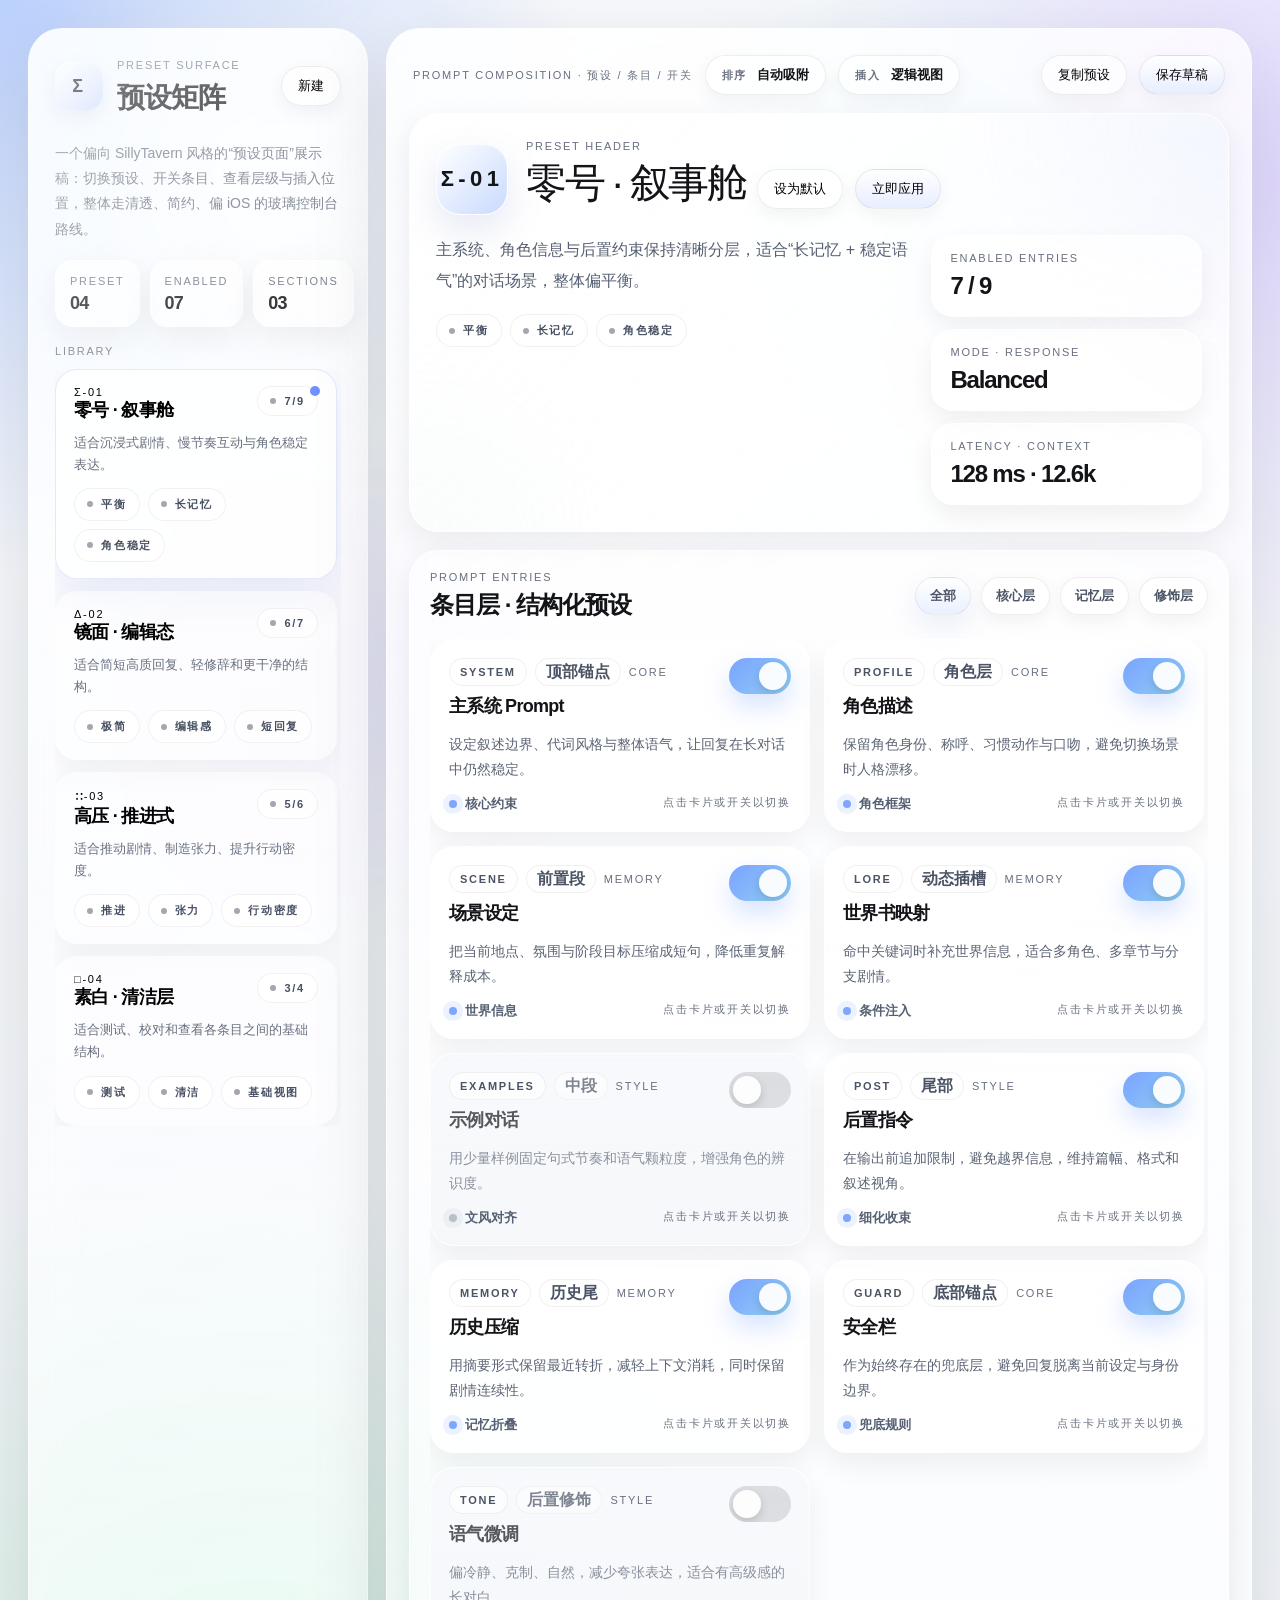
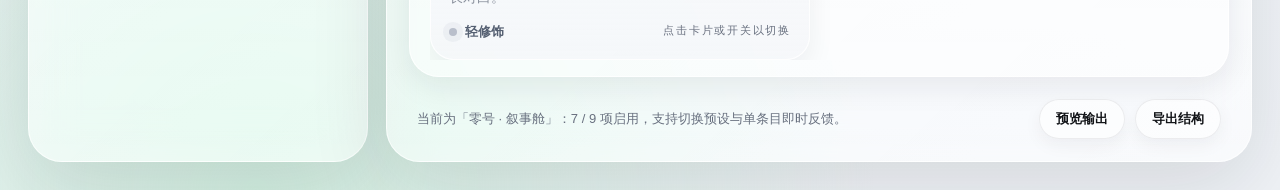
<file: js/chat/Untitled-1.html>
<!DOCTYPE html>
<html lang="zh-CN">
<head>
  <meta charset="UTF-8" />
  <meta name="viewport" content="width=device-width, initial-scale=1.0" />
  <title>预设页面 · 版本 A</title>
  <style>
    :root {
      color-scheme: light;
      --bg: #f4f5f7;
      --bg-soft: #eef1f5;
      --panel: rgba(255, 255, 255, 0.7);
      --panel-strong: rgba(255, 255, 255, 0.86);
      --text: #121418;
      --muted: #68707f;
      --line: rgba(17, 24, 39, 0.08);
      --shadow: 0 24px 80px rgba(20, 24, 34, 0.12);
      --shadow-soft: 0 10px 30px rgba(20, 24, 34, 0.08);
      --blue: #b8cffd;
      --cyan: #c4eef5;
      --violet: #ddd4ff;
      --mint: #cfeede;
      --glass: saturate(180%) blur(22px);
      --radius-xl: 34px;
      --radius-lg: 24px;
      --radius-md: 18px;
      --radius-sm: 14px;
    }

    * {
      box-sizing: border-box;
    }

    html,
    body {
      margin: 0;
      min-height: 100%;
      background:
        radial-gradient(circle at 0% 0%, rgba(184, 207, 253, 0.95), transparent 26%),
        radial-gradient(circle at 100% 10%, rgba(221, 212, 255, 0.85), transparent 24%),
        radial-gradient(circle at 20% 100%, rgba(207, 238, 222, 0.9), transparent 30%),
        linear-gradient(180deg, #f8f9fc 0%, #eff2f6 100%);
      color: var(--text);
      font-family: "SF Pro Display", "PingFang SC", "Helvetica Neue", Arial, sans-serif;
      overflow: hidden;
    }

    body::before,
    body::after {
      content: "";
      position: fixed;
      inset: 0;
      pointer-events: none;
      z-index: 0;
    }

    body::before {
      background-image:
        linear-gradient(rgba(255, 255, 255, 0.18) 1px, transparent 1px),
        linear-gradient(90deg, rgba(255, 255, 255, 0.18) 1px, transparent 1px);
      background-size: 36px 36px;
      mask-image: radial-gradient(circle at center, rgba(0, 0, 0, 0.8), transparent 88%);
      opacity: 0.65;
    }

    body::after {
      background:
        radial-gradient(circle at var(--mx, 20%) var(--my, 20%), rgba(255, 255, 255, 0.9), transparent 20%),
        radial-gradient(circle at 72% 20%, rgba(196, 238, 245, 0.4), transparent 22%),
        radial-gradient(circle at 28% 76%, rgba(221, 212, 255, 0.45), transparent 24%);
      filter: blur(28px);
      opacity: 0.9;
      transition: background 260ms ease;
    }

    @keyframes floatBlob {
      0%, 100% { transform: translate3d(0, 0, 0) scale(1); }
      50% { transform: translate3d(0, -12px, 0) scale(1.03); }
    }

    @keyframes reveal {
      from { opacity: 0; transform: translateY(18px) scale(0.98); }
      to { opacity: 1; transform: translateY(0) scale(1); }
    }

    @keyframes driftIn {
      from { opacity: 0; transform: translateY(12px); }
      to { opacity: 1; transform: translateY(0); }
    }

    @keyframes pulseRing {
      0% { box-shadow: 0 0 0 0 rgba(91, 118, 255, 0.18); }
      100% { box-shadow: 0 0 0 12px rgba(91, 118, 255, 0); }
    }

    .page {
      position: relative;
      z-index: 1;
      min-height: 100vh;
      padding: 28px;
      display: flex;
      align-items: stretch;
      justify-content: center;
    }

    .shell {
      position: relative;
      width: min(1480px, 100%);
      min-height: calc(100vh - 56px);
      display: grid;
      grid-template-columns: 340px minmax(0, 1fr);
      gap: 18px;
      opacity: 0;
      transform: translateY(12px);
      transition: opacity 520ms ease, transform 520ms ease;
    }

    body.ready .shell {
      opacity: 1;
      transform: translateY(0);
    }

    .panel {
      position: relative;
      background: linear-gradient(180deg, rgba(255, 255, 255, 0.78), rgba(255, 255, 255, 0.58));
      border: 1px solid rgba(255, 255, 255, 0.72);
      border-radius: var(--radius-xl);
      box-shadow: var(--shadow);
      backdrop-filter: var(--glass);
      -webkit-backdrop-filter: var(--glass);
      overflow: hidden;
      isolation: isolate;
    }

    .panel::before {
      content: "";
      position: absolute;
      inset: 0;
      background: linear-gradient(135deg, rgba(255,255,255,0.52), transparent 36%, rgba(255,255,255,0.08));
      pointer-events: none;
      z-index: 0;
    }

    .sidebar,
    .workspace {
      position: relative;
      z-index: 1;
    }

    .sidebar {
      padding: 26px;
      display: flex;
      flex-direction: column;
      gap: 18px;
    }

    .brand {
      display: flex;
      align-items: center;
      justify-content: space-between;
      gap: 14px;
      padding-bottom: 6px;
    }

    .brand-badge {
      display: inline-flex;
      align-items: center;
      justify-content: center;
      width: 48px;
      height: 48px;
      border-radius: 16px;
      background: linear-gradient(135deg, rgba(255,255,255,0.84), rgba(184, 207, 253, 0.7));
      box-shadow: inset 0 1px 1px rgba(255,255,255,0.6), 0 8px 18px rgba(123, 149, 213, 0.18);
      font-size: 18px;
      letter-spacing: 0.14em;
      font-weight: 700;
    }

    .brand-copy small,
    .section-caption,
    .metric-label,
    .chip,
    .entry-role,
    .entry-meta,
    .preset-index,
    .toolbar-note,
    .ghost-btn span,
    .switch-label {
      text-transform: uppercase;
      letter-spacing: 0.16em;
      font-size: 11px;
    }

    .brand-copy small,
    .section-caption,
    .metric-label,
    .entry-meta,
    .toolbar-note,
    .ghost-btn span,
    .switch-label {
      color: var(--muted);
    }

    .brand-copy h1 {
      margin: 6px 0 0;
      font-size: 28px;
      letter-spacing: -0.04em;
    }

    .sidebar-intro {
      margin: 0;
      color: var(--muted);
      font-size: 14px;
      line-height: 1.8;
    }

    .mini-stats {
      display: grid;
      grid-template-columns: repeat(3, 1fr);
      gap: 10px;
    }

    .mini-card {
      padding: 14px 14px 12px;
      border-radius: var(--radius-md);
      background: rgba(255, 255, 255, 0.56);
      border: 1px solid rgba(255, 255, 255, 0.72);
      box-shadow: var(--shadow-soft);
    }

    .mini-card strong {
      display: block;
      margin-top: 6px;
      font-size: 18px;
      letter-spacing: -0.04em;
    }

    .preset-stack {
      display: grid;
      gap: 12px;
      overflow: auto;
      padding-right: 4px;
    }

    .preset-card {
      position: relative;
      width: 100%;
      padding: 16px 18px;
      border: 1px solid transparent;
      border-radius: 22px;
      background: rgba(255, 255, 255, 0.44);
      box-shadow: 0 10px 30px rgba(20, 24, 34, 0.05);
      cursor: pointer;
      text-align: left;
      transition: transform 240ms ease, box-shadow 240ms ease, border-color 240ms ease, background 240ms ease;
    }

    .preset-card:hover {
      transform: translateY(-2px);
      box-shadow: 0 16px 36px rgba(20, 24, 34, 0.09);
    }

    .preset-card.is-active {
      background: linear-gradient(180deg, rgba(255,255,255,0.82), rgba(255,255,255,0.66));
      border-color: rgba(91, 118, 255, 0.16);
      box-shadow: 0 18px 40px rgba(109, 127, 193, 0.14);
    }

    .preset-card.is-active::after {
      content: "";
      position: absolute;
      top: 16px;
      right: 16px;
      width: 10px;
      height: 10px;
      border-radius: 50%;
      background: #7090ff;
      animation: pulseRing 1.4s ease-out infinite;
    }

    .preset-head {
      display: flex;
      align-items: flex-start;
      justify-content: space-between;
      gap: 12px;
      margin-bottom: 10px;
    }

    .preset-name {
      font-size: 18px;
      font-weight: 700;
      letter-spacing: -0.04em;
    }

    .preset-desc {
      margin: 0;
      color: var(--muted);
      font-size: 13px;
      line-height: 1.7;
    }

    .preset-tags {
      display: flex;
      flex-wrap: wrap;
      gap: 8px;
      margin-top: 12px;
    }

    .chip {
      display: inline-flex;
      align-items: center;
      gap: 8px;
      padding: 8px 12px;
      border-radius: 999px;
      background: rgba(255, 255, 255, 0.68);
      border: 1px solid rgba(17, 24, 39, 0.06);
      color: #475062;
      font-weight: 600;
    }

    .chip::before {
      content: "";
      width: 6px;
      height: 6px;
      border-radius: 50%;
      background: currentColor;
      opacity: 0.5;
    }

    .workspace {
      padding: 22px;
      display: grid;
      grid-template-rows: auto auto minmax(0, 1fr) auto;
      gap: 18px;
    }

    .toolbar,
    .hero,
    .entry-grid-wrap,
    .dock {
      position: relative;
      z-index: 1;
    }

    .toolbar {
      display: flex;
      align-items: center;
      justify-content: space-between;
      gap: 14px;
      padding: 4px 4px 0;
    }

    .toolbar-left,
    .toolbar-right,
    .hero-top,
    .hero-actions,
    .entry-toolbar,
    .dock {
      display: flex;
      align-items: center;
      gap: 12px;
      flex-wrap: wrap;
    }

    .pill,
    .ghost-btn,
    .filter-btn,
    .dock-btn,
    .toggle-btn,
    .preset-card {
      position: relative;
      overflow: hidden;
      isolation: isolate;
    }

    .pill,
    .ghost-btn,
    .filter-btn,
    .dock-btn {
      border: 1px solid rgba(17, 24, 39, 0.07);
      border-radius: 999px;
      background: rgba(255,255,255,0.56);
      min-height: 40px;
      padding: 0 16px;
      cursor: pointer;
      transition: transform 220ms ease, background 220ms ease, box-shadow 220ms ease;
      box-shadow: 0 6px 18px rgba(20, 24, 34, 0.05);
    }

    .pill:hover,
    .ghost-btn:hover,
    .filter-btn:hover,
    .dock-btn:hover,
    .toggle-btn:hover {
      transform: translateY(-1px);
    }

    .pill:active,
    .ghost-btn:active,
    .filter-btn:active,
    .dock-btn:active,
    .toggle-btn:active,
    .preset-card:active,
    .entry-card:active {
      transform: scale(0.985);
    }

    .pill.is-primary {
      background: linear-gradient(180deg, rgba(255,255,255,0.94), rgba(227, 235, 255, 0.86));
    }

    .ghost-btn {
      display: inline-flex;
      align-items: center;
      gap: 10px;
      color: var(--text);
      font-weight: 600;
    }

    .hero {
      padding: 26px;
      border-radius: 30px;
      background:
        linear-gradient(135deg, rgba(255,255,255,0.82), rgba(255,255,255,0.6)),
        radial-gradient(circle at 100% 0%, rgba(184, 207, 253, 0.48), transparent 28%),
        radial-gradient(circle at 0% 100%, rgba(207, 238, 222, 0.42), transparent 24%);
      border: 1px solid rgba(255,255,255,0.78);
      box-shadow: var(--shadow-soft);
      animation: reveal 560ms ease both;
    }

    .hero-symbol {
      width: 72px;
      height: 72px;
      border-radius: 24px;
      display: grid;
      place-items: center;
      background: linear-gradient(135deg, rgba(255,255,255,0.85), rgba(184,207,253,0.76));
      border: 1px solid rgba(255,255,255,0.88);
      box-shadow: inset 0 1px 1px rgba(255,255,255,0.8), 0 16px 36px rgba(109, 127, 193, 0.16);
      font-size: 22px;
      font-weight: 700;
      letter-spacing: 0.2em;
      animation: floatBlob 4.6s ease-in-out infinite;
    }

    .hero-grid {
      display: grid;
      grid-template-columns: 1.4fr 0.8fr;
      gap: 22px;
      margin-top: 18px;
    }

    .hero-title {
      margin: 10px 0 12px;
      font-size: clamp(30px, 3.2vw, 48px);
      line-height: 1.06;
      letter-spacing: -0.06em;
    }

    .hero-copy {
      margin: 0;
      color: #566072;
      line-height: 1.9;
      max-width: 64ch;
    }

    .hero-actions {
      margin-top: 20px;
    }

    .hero-metrics {
      display: grid;
      gap: 12px;
    }

    .metric-card {
      padding: 16px 18px;
      border-radius: 22px;
      background: rgba(255,255,255,0.62);
      border: 1px solid rgba(255,255,255,0.8);
      box-shadow: 0 10px 24px rgba(20, 24, 34, 0.06);
    }

    .metric-value {
      display: block;
      margin-top: 8px;
      font-size: 24px;
      font-weight: 700;
      letter-spacing: -0.05em;
    }

    .entry-grid-wrap {
      padding: 20px 20px 16px;
      border-radius: 30px;
      background: rgba(255, 255, 255, 0.5);
      border: 1px solid rgba(255, 255, 255, 0.76);
      box-shadow: var(--shadow-soft);
      min-height: 0;
      display: grid;
      grid-template-rows: auto minmax(0, 1fr);
      gap: 18px;
    }

    .entry-toolbar {
      justify-content: space-between;
    }

    .filter-group {
      display: flex;
      flex-wrap: wrap;
      gap: 10px;
    }

    .filter-btn {
      padding: 0 14px;
      min-height: 38px;
      color: #4d5667;
      font-weight: 600;
    }

    .filter-btn.is-active {
      background: linear-gradient(180deg, rgba(255,255,255,0.94), rgba(231, 238, 255, 0.88));
      box-shadow: 0 12px 28px rgba(109, 127, 193, 0.12);
    }

    .entry-grid {
      overflow: auto;
      display: grid;
      grid-template-columns: repeat(2, minmax(0, 1fr));
      gap: 14px;
      align-content: start;
      padding-right: 4px;
    }

    .entry-card {
      position: relative;
      padding: 18px;
      border-radius: 24px;
      background: linear-gradient(180deg, rgba(255,255,255,0.88), rgba(255,255,255,0.7));
      border: 1px solid rgba(255,255,255,0.85);
      box-shadow: 0 12px 28px rgba(20, 24, 34, 0.06);
      display: grid;
      gap: 14px;
      animation: driftIn 420ms ease both;
      animation-delay: calc(var(--delay, 0) * 60ms);
      transition: transform 220ms ease, box-shadow 220ms ease, background 220ms ease;
      cursor: pointer;
    }

    .entry-card:hover {
      transform: translateY(-3px);
      box-shadow: 0 16px 38px rgba(20, 24, 34, 0.1);
    }

    .entry-card.is-off {
      background: linear-gradient(180deg, rgba(248,249,252,0.94), rgba(244,246,249,0.8));
    }

    .entry-card.is-off .entry-name,
    .entry-card.is-off .entry-desc,
    .entry-card.is-off .entry-point {
      opacity: 0.7;
    }

    .entry-top,
    .entry-bottom {
      display: flex;
      align-items: flex-start;
      justify-content: space-between;
      gap: 14px;
    }

    .entry-meta-stack {
      display: flex;
      align-items: center;
      gap: 8px;
      flex-wrap: wrap;
    }

    .entry-role,
    .entry-point {
      display: inline-flex;
      align-items: center;
      justify-content: center;
      min-height: 28px;
      padding: 0 10px;
      border-radius: 999px;
      border: 1px solid rgba(17, 24, 39, 0.06);
      background: rgba(255,255,255,0.66);
      color: #4b5465;
      font-weight: 700;
    }

    .entry-name {
      font-size: 18px;
      font-weight: 700;
      letter-spacing: -0.04em;
      margin-top: 8px;
    }

    .entry-desc {
      color: #5c6575;
      line-height: 1.75;
      font-size: 14px;
    }

    .toggle-btn {
      width: 62px;
      min-width: 62px;
      height: 36px;
      border: none;
      border-radius: 999px;
      background: rgba(17, 24, 39, 0.12);
      cursor: pointer;
      transition: background 240ms ease, box-shadow 240ms ease, transform 240ms ease;
    }

    .toggle-btn::before {
      content: "";
      position: absolute;
      top: 4px;
      left: 4px;
      width: 28px;
      height: 28px;
      border-radius: 50%;
      background: rgba(255,255,255,0.95);
      box-shadow: 0 4px 10px rgba(20,24,34,0.16);
      transition: transform 240ms cubic-bezier(.2,.8,.2,1), background 240ms ease;
    }

    .toggle-btn.is-on {
      background: linear-gradient(135deg, #7ba2ff, #8fd0f4);
      box-shadow: 0 12px 26px rgba(123, 162, 255, 0.3);
    }

    .toggle-btn.is-on::before {
      transform: translateX(26px);
    }

    .entry-status {
      display: inline-flex;
      align-items: center;
      gap: 8px;
      color: #556072;
      font-size: 13px;
      font-weight: 600;
    }

    .entry-status::before {
      content: "";
      width: 8px;
      height: 8px;
      border-radius: 50%;
      background: #7fa6ff;
      box-shadow: 0 0 0 6px rgba(127, 166, 255, 0.14);
    }

    .entry-card.is-off .entry-status::before {
      background: #b9bfcb;
      box-shadow: 0 0 0 6px rgba(185, 191, 203, 0.16);
    }

    .dock {
      justify-content: space-between;
      padding: 4px 8px 0;
    }

    .dock-btn {
      display: inline-flex;
      align-items: center;
      gap: 8px;
      padding: 0 16px;
      color: var(--text);
      font-weight: 600;
    }

    .dock-note {
      color: var(--muted);
      font-size: 13px;
    }

    .ink {
      position: absolute;
      border-radius: 50%;
      transform: translate(-50%, -50%);
      background: rgba(255,255,255,0.72);
      mix-blend-mode: soft-light;
      pointer-events: none;
      animation: ripple 620ms ease-out forwards;
      z-index: 0;
    }

    @keyframes ripple {
      from { width: 0; height: 0; opacity: 0.58; }
      to { width: 220px; height: 220px; opacity: 0; }
    }

    ::-webkit-scrollbar {
      width: 10px;
      height: 10px;
    }

    ::-webkit-scrollbar-thumb {
      background: rgba(117, 125, 143, 0.2);
      border-radius: 999px;
      border: 2px solid transparent;
      background-clip: padding-box;
    }

    @media (max-width: 1120px) {
      html,
      body {
        overflow: auto;
      }

      .shell {
        min-height: auto;
        grid-template-columns: 1fr;
      }

      .entry-grid,
      .hero-grid {
        grid-template-columns: 1fr;
      }
    }

    @media (max-width: 720px) {
      .page {
        padding: 16px;
      }

      .sidebar,
      .workspace,
      .hero,
      .entry-grid-wrap {
        padding-inline: 16px;
      }

      .toolbar,
      .entry-toolbar,
      .dock,
      .hero-top,
      .toolbar-left,
      .toolbar-right {
        align-items: stretch;
      }

      .toolbar,
      .entry-toolbar,
      .dock,
      .hero-top {
        flex-direction: column;
      }
    }
  </style>
</head>
<body>
  <div class="page">
    <div class="shell">
      <aside class="panel sidebar">
        <div class="brand">
          <div style="display:flex; align-items:center; gap:14px;">
            <div class="brand-badge">Σ</div>
            <div class="brand-copy">
              <small>Preset Surface</small>
              <h1>预设矩阵</h1>
            </div>
          </div>
          <button class="pill ripple-target">新建</button>
        </div>

        <p class="sidebar-intro">
          一个偏向 SillyTavern 风格的“预设页面”展示稿：切换预设、开关条目、查看层级与插入位置，整体走清透、简约、偏 iOS 的玻璃控制台路线。
        </p>

        <div class="mini-stats">
          <div class="mini-card">
            <div class="section-caption">Preset</div>
            <strong id="presetCount">04</strong>
          </div>
          <div class="mini-card">
            <div class="section-caption">Enabled</div>
            <strong id="enabledCount">09</strong>
          </div>
          <div class="mini-card">
            <div class="section-caption">Sections</div>
            <strong id="groupCount">03</strong>
          </div>
        </div>

        <div>
          <div class="section-caption" style="margin-bottom: 12px;">Library</div>
          <div class="preset-stack" id="presetStack"></div>
        </div>
      </aside>

      <main class="panel workspace">
        <div class="toolbar">
          <div class="toolbar-left">
            <div class="toolbar-note">Prompt Composition · 预设 / 条目 / 开关</div>
            <button class="ghost-btn ripple-target"><span>排序</span> 自动吸附</button>
            <button class="ghost-btn ripple-target"><span>插入</span> 逻辑视图</button>
          </div>
          <div class="toolbar-right">
            <button class="pill ripple-target">复制预设</button>
            <button class="pill is-primary ripple-target">保存草稿</button>
          </div>
        </div>

        <section class="hero" id="heroPanel"></section>

        <section class="entry-grid-wrap">
          <div class="entry-toolbar">
            <div>
              <div class="section-caption">Prompt Entries</div>
              <div id="entryLead" style="font-size: 24px; font-weight: 700; margin-top: 6px; letter-spacing: -0.04em;">条目层</div>
            </div>
            <div class="filter-group" id="filterGroup"></div>
          </div>
          <div class="entry-grid" id="entryGrid"></div>
        </section>

        <div class="dock">
          <div class="dock-note" id="dockNote">当前视图展示预设中所有可切换条目，支持点击卡片和滑块反馈。</div>
          <div style="display:flex; gap:10px; flex-wrap:wrap;">
            <button class="dock-btn ripple-target">预览输出</button>
            <button class="dock-btn ripple-target">导出结构</button>
          </div>
        </div>
      </main>
    </div>
  </div>

  <script>
    const presetLibrary = [
      {
        id: 'narrative',
        index: 'Σ-01',
        title: '零号 · 叙事舱',
        subtitle: '适合沉浸式剧情、慢节奏互动与角色稳定表达。',
        summary: '主系统、角色信息与后置约束保持清晰分层，适合“长记忆 + 稳定语气”的对话场景，整体偏平衡。',
        tags: ['平衡', '长记忆', '角色稳定'],
        mode: 'Balanced',
        latency: '128 ms',
        context: '12.6k',
        filterLead: '条目层 · 结构化预设',
        entries: [
          { name: '主系统 Prompt', role: 'System', point: '顶部锚点', type: 'core', status: '核心约束', desc: '设定叙述边界、代词风格与整体语气，让回复在长对话中仍然稳定。', enabled: true },
          { name: '角色描述', role: 'Profile', point: '角色层', type: 'core', status: '角色框架', desc: '保留角色身份、称呼、习惯动作与口吻，避免切换场景时人格漂移。', enabled: true },
          { name: '场景设定', role: 'Scene', point: '前置段', type: 'memory', status: '世界信息', desc: '把当前地点、氛围与阶段目标压缩成短句，降低重复解释成本。', enabled: true },
          { name: '世界书映射', role: 'Lore', point: '动态插槽', type: 'memory', status: '条件注入', desc: '命中关键词时补充世界信息，适合多角色、多章节与分支剧情。', enabled: true },
          { name: '示例对话', role: 'Examples', point: '中段', type: 'style', status: '文风对齐', desc: '用少量样例固定句式节奏和语气颗粒度，增强角色的辨识度。', enabled: false },
          { name: '后置指令', role: 'Post', point: '尾部', type: 'style', status: '细化收束', desc: '在输出前追加限制，避免越界信息，维持篇幅、格式和叙述视角。', enabled: true },
          { name: '历史压缩', role: 'Memory', point: '历史尾', type: 'memory', status: '记忆折叠', desc: '用摘要形式保留最近转折，减轻上下文消耗，同时保留剧情连续性。', enabled: true },
          { name: '安全栏', role: 'Guard', point: '底部锚点', type: 'core', status: '兜底规则', desc: '作为始终存在的兜底层，避免回复脱离当前设定与身份边界。', enabled: true },
          { name: '语气微调', role: 'Tone', point: '后置修饰', type: 'style', status: '轻修饰', desc: '偏冷静、克制、自然，减少夸张表达，适合有高级感的长对白。', enabled: false }
        ]
      },
      {
        id: 'editorial',
        index: 'Δ-02',
        title: '镜面 · 编辑态',
        subtitle: '适合简短高质回复、轻修辞和更干净的结构。',
        summary: '这个预设偏向“少而准”，适合偏精品、编辑感、少废话的生成方式，强调段落形态和阅读节奏。',
        tags: ['极简', '编辑感', '短回复'],
        mode: 'Lean',
        latency: '96 ms',
        context: '8.4k',
        filterLead: '条目层 · 极简编排',
        entries: [
          { name: '编辑总纲', role: 'System', point: '顶部锚点', type: 'core', status: '主控层', desc: '强调简短句子、克制修饰与清晰语义，适合更整洁的回答风格。', enabled: true },
          { name: '人格片段', role: 'Persona', point: '前置段', type: 'core', status: '角色投影', desc: '用更轻量的角色摘要替代完整角色卡，减少重复信息对输出的拖拽。', enabled: true },
          { name: '情绪阈值', role: 'Tone', point: '中段', type: 'style', status: '风格校准', desc: '把表达强度压到柔和范围，维持清透、冷静、无攻击性的输出肌理。', enabled: true },
          { name: '格式约束', role: 'Format', point: '尾部', type: 'style', status: '版式控制', desc: '限制段落长度与换行频率，形成更像成稿而不是草稿的阅读质感。', enabled: true },
          { name: '上下文摘要', role: 'Memory', point: '历史尾', type: 'memory', status: '压缩信息', desc: '将历史浓缩成编辑注释，提高短上下文场景中的续写稳定度。', enabled: true },
          { name: '示例对照', role: 'Examples', point: '中段', type: 'style', status: '可选参考', desc: '仅在需要时启用，用少量例句帮助模型快速捕捉目标语气。', enabled: false },
          { name: '审校尾注', role: 'Post', point: '后置修饰', type: 'style', status: '输出校正', desc: '追加最后一层收束，确保不跑题、不自说自话、不过度解释。', enabled: true }
        ]
      },
      {
        id: 'pressure',
        index: '∷-03',
        title: '高压 · 推进式',
        subtitle: '适合推动剧情、制造张力、提升行动密度。',
        summary: '减少旁白式停留，强调目标冲突、动作推进和信息明确性，适合节奏更强的章节。',
        tags: ['推进', '张力', '行动密度'],
        mode: 'Driven',
        latency: '112 ms',
        context: '10.1k',
        filterLead: '条目层 · 推进结构',
        entries: [
          { name: '主控推进词', role: 'System', point: '顶部锚点', type: 'core', status: '推进核心', desc: '强制回复带来变化、抉择或反馈，减少无效寒暄和空洞重复。', enabled: true },
          { name: '剧情节点', role: 'Scene', point: '前置段', type: 'memory', status: '阶段目标', desc: '把当前剧情要达成的节点压缩成可执行目标，帮助模型聚焦推进。', enabled: true },
          { name: '冲突记忆', role: 'Memory', point: '历史尾', type: 'memory', status: '冲突线', desc: '记录未解决矛盾与行动代价，让角色选择更具连续性与压力感。', enabled: true },
          { name: '对白加速器', role: 'Tone', point: '中段', type: 'style', status: '节奏增强', desc: '减少铺垫，增加明确动词和反应式表达，使对话更具电影推进感。', enabled: true },
          { name: '示例动作层', role: 'Examples', point: '中段', type: 'style', status: '动作参照', desc: '让模型参考更紧凑的动作与反馈句式，避免慢吞吞的解释型文本。', enabled: false },
          { name: '后置约束', role: 'Post', point: '尾部', type: 'core', status: '防跑偏', desc: '确保高压风格下仍然不破坏角色设定和世界逻辑。', enabled: true }
        ]
      },
      {
        id: 'clean',
        index: '□-04',
        title: '素白 · 清洁层',
        subtitle: '适合测试、校对和查看各条目之间的基础结构。',
        summary: '保留核心结构，去掉多余修饰层，页面上可以快速观察启用项之间的关系和密度。',
        tags: ['测试', '清洁', '基础视图'],
        mode: 'Clean',
        latency: '84 ms',
        context: '6.8k',
        filterLead: '条目层 · 纯净视图',
        entries: [
          { name: '基础系统', role: 'System', point: '顶部', type: 'core', status: '最小核心', desc: '仅保留系统基础约束，用于对比其他预设中额外条目带来的影响。', enabled: true },
          { name: '角色短摘', role: 'Persona', point: '前置段', type: 'core', status: '轻角色', desc: '一段式人物摘要，不引入额外世界信息，适合做结构干净的演示。', enabled: true },
          { name: '历史摘要', role: 'Memory', point: '历史尾', type: 'memory', status: '轻记忆', desc: '保留最短必要历史，确保可以独立观察回复风格变化。', enabled: false },
          { name: '格式尾注', role: 'Format', point: '尾部', type: 'style', status: '轻收束', desc: '仅用于保证输出格式整洁，不涉及额外情绪和语言风格偏置。', enabled: true }
        ]
      }
    ];

    const filterDefs = [
      { key: 'all', label: '全部' },
      { key: 'core', label: '核心层' },
      { key: 'memory', label: '记忆层' },
      { key: 'style', label: '修饰层' }
    ];

    let activePreset = 0;
    let activeFilter = 'all';

    const presetStack = document.getElementById('presetStack');
    const heroPanel = document.getElementById('heroPanel');
    const entryGrid = document.getElementById('entryGrid');
    const filterGroup = document.getElementById('filterGroup');
    const enabledCount = document.getElementById('enabledCount');
    const presetCount = document.getElementById('presetCount');
    const groupCount = document.getElementById('groupCount');
    const entryLead = document.getElementById('entryLead');
    const dockNote = document.getElementById('dockNote');

    function currentPreset() {
      return presetLibrary[activePreset];
    }

    function renderPresetStack() {
      presetCount.textContent = String(presetLibrary.length).padStart(2, '0');
      presetStack.innerHTML = presetLibrary.map((preset, index) => {
        const enabled = preset.entries.filter(entry => entry.enabled).length;
        return `
          <button class="preset-card ripple-target ${index === activePreset ? 'is-active' : ''}" data-preset-index="${index}">
            <div class="preset-head">
              <div>
                <div class="preset-index">${preset.index}</div>
                <div class="preset-name">${preset.title}</div>
              </div>
              <div class="chip">${enabled}/${preset.entries.length}</div>
            </div>
            <p class="preset-desc">${preset.subtitle}</p>
            <div class="preset-tags">
              ${preset.tags.map(tag => `<span class="chip">${tag}</span>`).join('')}
            </div>
          </button>
        `;
      }).join('');
    }

    function renderHero() {
      const preset = currentPreset();
      const enabled = preset.entries.filter(entry => entry.enabled).length;
      enabledCount.textContent = String(enabled).padStart(2, '0');
      groupCount.textContent = '03';
      entryLead.textContent = preset.filterLead;
      dockNote.textContent = `当前为「${preset.title}」：${enabled} / ${preset.entries.length} 项启用，支持切换预设与单条目即时反馈。`;

      heroPanel.innerHTML = `
        <div class="hero-top">
          <div style="display:flex; align-items:center; gap:18px;">
            <div class="hero-symbol">${preset.index}</div>
            <div>
              <div class="section-caption">Preset Header</div>
              <div class="hero-title">${preset.title}</div>
            </div>
          </div>
          <div class="hero-actions">
            <button class="pill ripple-target">设为默认</button>
            <button class="pill is-primary ripple-target">立即应用</button>
          </div>
        </div>
        <div class="hero-grid">
          <div>
            <p class="hero-copy">${preset.summary}</p>
            <div class="preset-tags" style="margin-top:18px;">
              ${preset.tags.map(tag => `<span class="chip">${tag}</span>`).join('')}
            </div>
          </div>
          <div class="hero-metrics">
            <div class="metric-card">
              <div class="metric-label">Enabled Entries</div>
              <span class="metric-value">${enabled} / ${preset.entries.length}</span>
            </div>
            <div class="metric-card">
              <div class="metric-label">Mode · Response</div>
              <span class="metric-value">${preset.mode}</span>
            </div>
            <div class="metric-card">
              <div class="metric-label">Latency · Context</div>
              <span class="metric-value">${preset.latency} · ${preset.context}</span>
            </div>
          </div>
        </div>
      `;
    }

    function renderFilters() {
      filterGroup.innerHTML = filterDefs.map(filter => `
        <button class="filter-btn ripple-target ${filter.key === activeFilter ? 'is-active' : ''}" data-filter="${filter.key}">
          ${filter.label}
        </button>
      `).join('');
    }

    function renderEntries() {
      const preset = currentPreset();
      const source = activeFilter === 'all'
        ? preset.entries
        : preset.entries.filter(entry => entry.type === activeFilter);

      entryGrid.innerHTML = source.map((entry, index) => `
        <article class="entry-card ripple-target ${entry.enabled ? '' : 'is-off'}" style="--delay:${index}" data-entry-index="${preset.entries.indexOf(entry)}">
          <div class="entry-top">
            <div>
              <div class="entry-meta-stack">
                <span class="entry-role">${entry.role}</span>
                <span class="entry-point">${entry.point}</span>
                <span class="entry-meta">${entry.type}</span>
              </div>
              <div class="entry-name">${entry.name}</div>
            </div>
            <button class="toggle-btn ${entry.enabled ? 'is-on' : ''}" aria-label="切换 ${entry.name}" data-toggle-index="${preset.entries.indexOf(entry)}"></button>
          </div>
          <div class="entry-desc">${entry.desc}</div>
          <div class="entry-bottom">
            <div class="entry-status">${entry.status}</div>
            <div class="entry-meta">点击卡片或开关以切换</div>
          </div>
        </article>
      `).join('');
    }

    function renderAll() {
      renderPresetStack();
      renderHero();
      renderFilters();
      renderEntries();
    }

    function toggleEntry(index) {
      const preset = currentPreset();
      preset.entries[index].enabled = !preset.entries[index].enabled;
      renderAll();
    }

    function triggerRipple(target, event) {
      const rect = target.getBoundingClientRect();
      const ink = document.createElement('span');
      ink.className = 'ink';
      ink.style.left = `${event.clientX - rect.left}px`;
      ink.style.top = `${event.clientY - rect.top}px`;
      target.appendChild(ink);
      setTimeout(() => ink.remove(), 620);
    }

    document.addEventListener('click', (event) => {
      const presetButton = event.target.closest('[data-preset-index]');
      const filterButton = event.target.closest('[data-filter]');
      const toggleButton = event.target.closest('[data-toggle-index]');
      const entryCard = event.target.closest('[data-entry-index]');
      const rippleTarget = event.target.closest('.ripple-target, .preset-card, .entry-card, .toggle-btn');

      if (rippleTarget) {
        triggerRipple(rippleTarget, event);
      }

      if (presetButton) {
        activePreset = Number(presetButton.dataset.presetIndex);
        renderAll();
        return;
      }

      if (filterButton) {
        activeFilter = filterButton.dataset.filter;
        renderFilters();
        renderEntries();
        return;
      }

      if (toggleButton) {
        event.stopPropagation();
        toggleEntry(Number(toggleButton.dataset.toggleIndex));
        return;
      }

      if (entryCard) {
        toggleEntry(Number(entryCard.dataset.entryIndex));
      }
    });

    document.addEventListener('mousemove', (event) => {
      const x = `${Math.round((event.clientX / window.innerWidth) * 100)}%`;
      const y = `${Math.round((event.clientY / window.innerHeight) * 100)}%`;
      document.body.style.setProperty('--mx', x);
      document.body.style.setProperty('--my', y);
    });

    renderAll();
    requestAnimationFrame(() => document.body.classList.add('ready'));
  </script>
</body>
</html>
</file>
